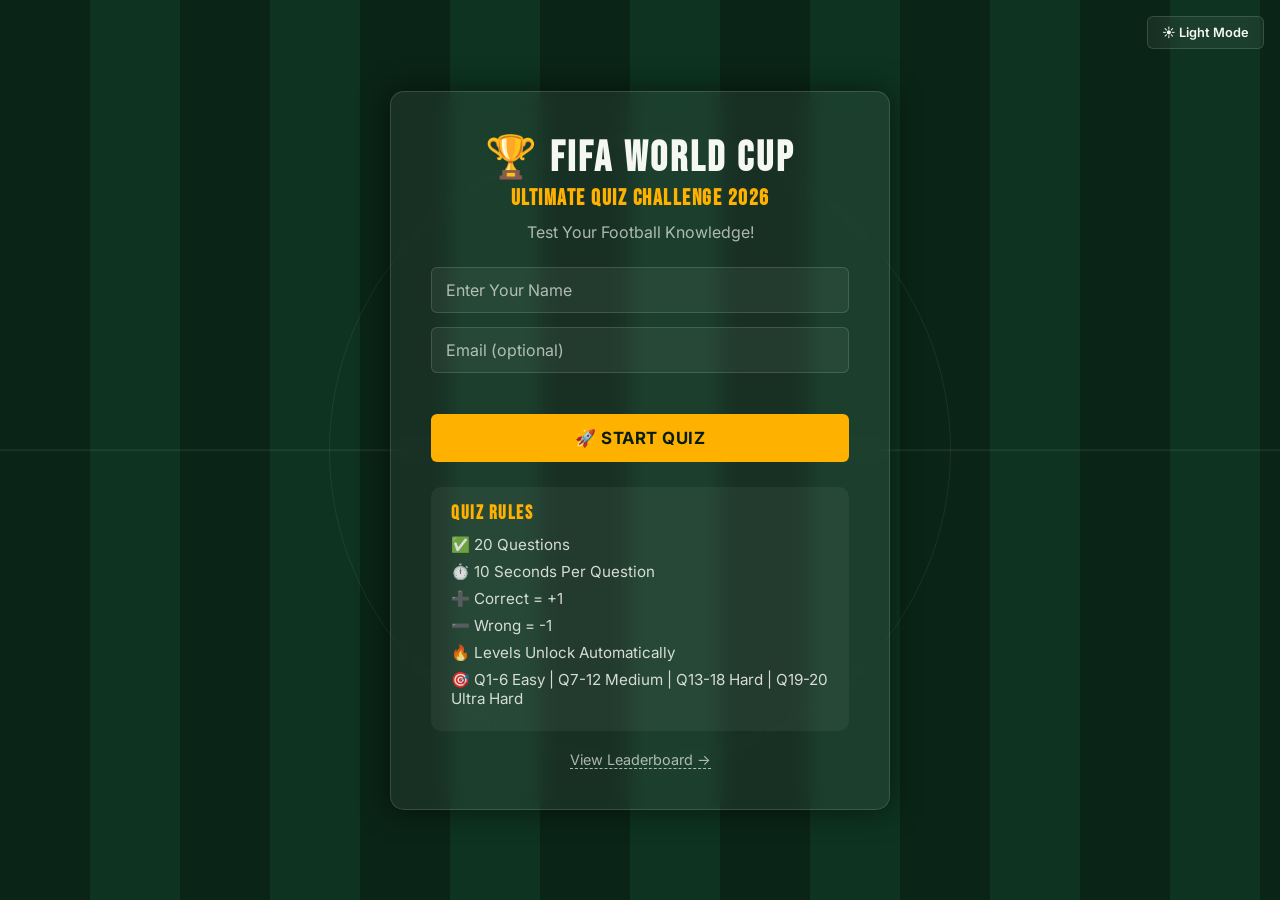
<file: index.html>
<!doctype html>
<html lang="en">
  <head>
    <meta charset="UTF-8" />
    <meta name="viewport" content="width=device-width, initial-scale=1.0" />
    <title>FIFA World Cup Ultimate Quiz</title>
    <link rel="preconnect" href="https://fonts.googleapis.com" />
    <link rel="preconnect" href="https://fonts.gstatic.com" crossorigin />
    <link
      href="https://fonts.googleapis.com/css2?family=Bebas+Neue&family=Inter:wght@400;500;600;700&family=Space+Mono:wght@400;700&display=swap"
      rel="stylesheet"
    />

    <link rel="stylesheet" href="css/theme.css" />
    <link rel="stylesheet" href="css/style.css" />
  </head>
  <body>
    <button id="themeToggle" class="theme-toggle">🌙 Dark Mode</button>

    <div class="overlay">
      <div class="quiz-card">
        <h1>🏆 FIFA WORLD CUP</h1>
        <h2>Ultimate Quiz Challenge 2026</h2>

        <p class="subtitle">Test Your Football Knowledge!</p>

        <input type="text" id="playerName" placeholder="Enter Your Name" />
        <input type="email" id="playerEmail" placeholder="Email (optional)" />
        <p id="errorMsg"></p>

        <button id="startBtn">🚀 Start Quiz</button>

        <div class="rules">
          <h3>Quiz Rules</h3>

          <ul>
            <li>✅ 20 Questions</li>
            <li>⏱️ 10 Seconds Per Question</li>
            <li>➕ Correct = +1</li>
            <li>➖ Wrong = -1</li>
            <li>🔥 Levels Unlock Automatically</li>
            <li>
              🎯 Q1-6 Easy | Q7-12 Medium | Q13-18 Hard | Q19-20 Ultra Hard
            </li>
          </ul>
        </div>

        <a class="leaderboard-link" href="leaderboard.html"
          >View Leaderboard →</a
        >
      </div>
    </div>

    <script src="js/theme.js"></script>
    <script src="js/script.js"></script>
  </body>
</html>
</file>
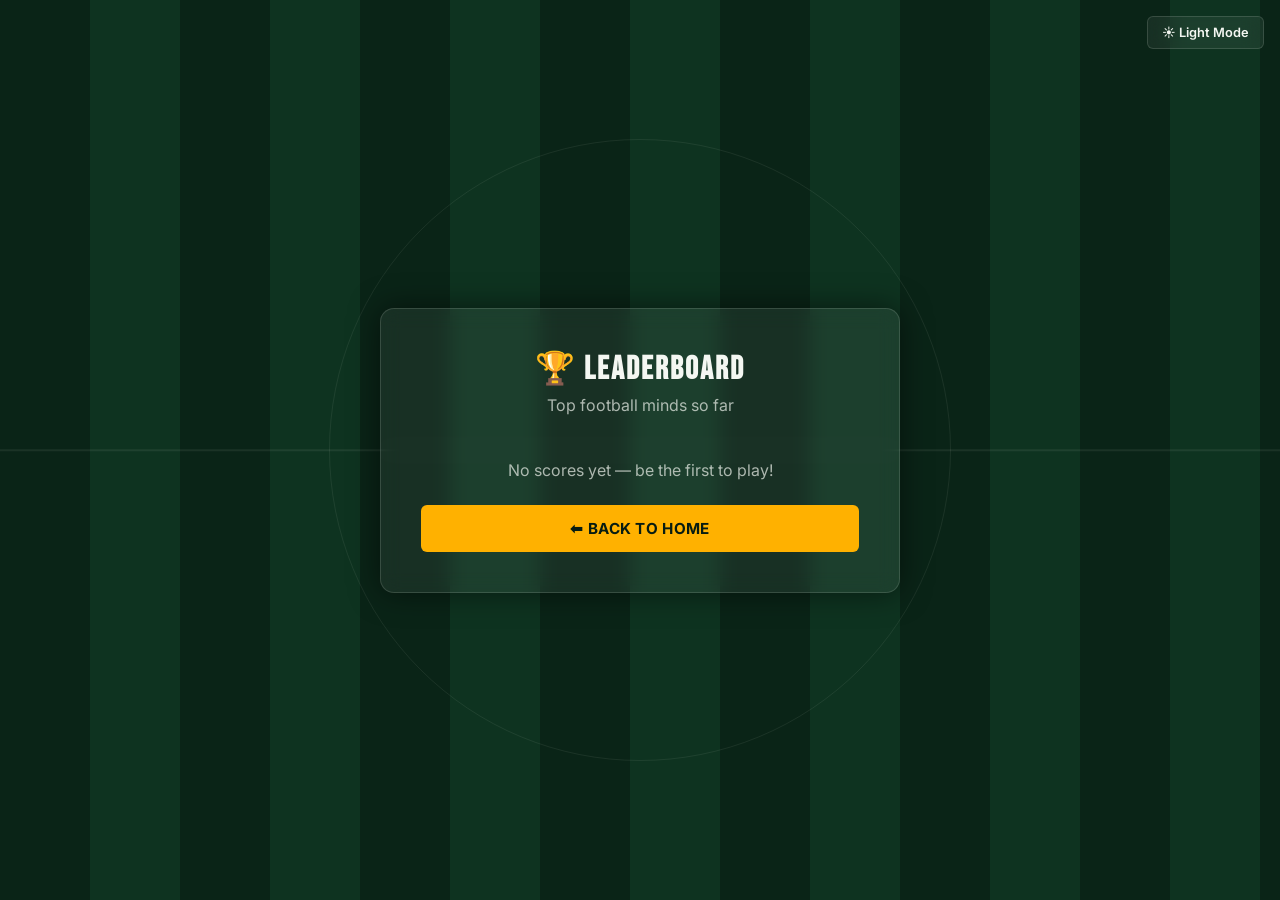
<file: leaderboard.html>
<!doctype html>
<html lang="en">
  <head>
    <meta charset="UTF-8" />
    <meta name="viewport" content="width=device-width, initial-scale=1.0" />
    <title>Leaderboard | FIFA World Cup Ultimate Quiz</title>
    <link rel="preconnect" href="https://fonts.googleapis.com" />
    <link rel="preconnect" href="https://fonts.gstatic.com" crossorigin />
    <link
      href="https://fonts.googleapis.com/css2?family=Bebas+Neue&family=Inter:wght@400;500;600;700&family=Space+Mono:wght@400;700&display=swap"
      rel="stylesheet"
    />

    <link rel="stylesheet" href="css/theme.css" />
    <link rel="stylesheet" href="css/leaderboard.css" />
  </head>
  <body>
    <button id="themeToggle" class="theme-toggle">🌙 Dark Mode</button>

    <div class="overlay">
      <div class="quiz-card">
        <h1>🏆 Leaderboard</h1>
        <p class="subtitle">Top football minds so far</p>

        <ol id="leaderboardList" class="leaderboard-list"></ol>

        <p id="emptyMsg" class="empty-msg" style="display: none">
          No scores yet — be the first to play!
        </p>

        <div class="btn-row">
          <button id="backBtn">⬅ Back to Home</button>
        </div>
      </div>
    </div>

    <script src="js/theme.js"></script>
    <script src="js/leaderboard.js"></script>
  </body>
</html>
</file>
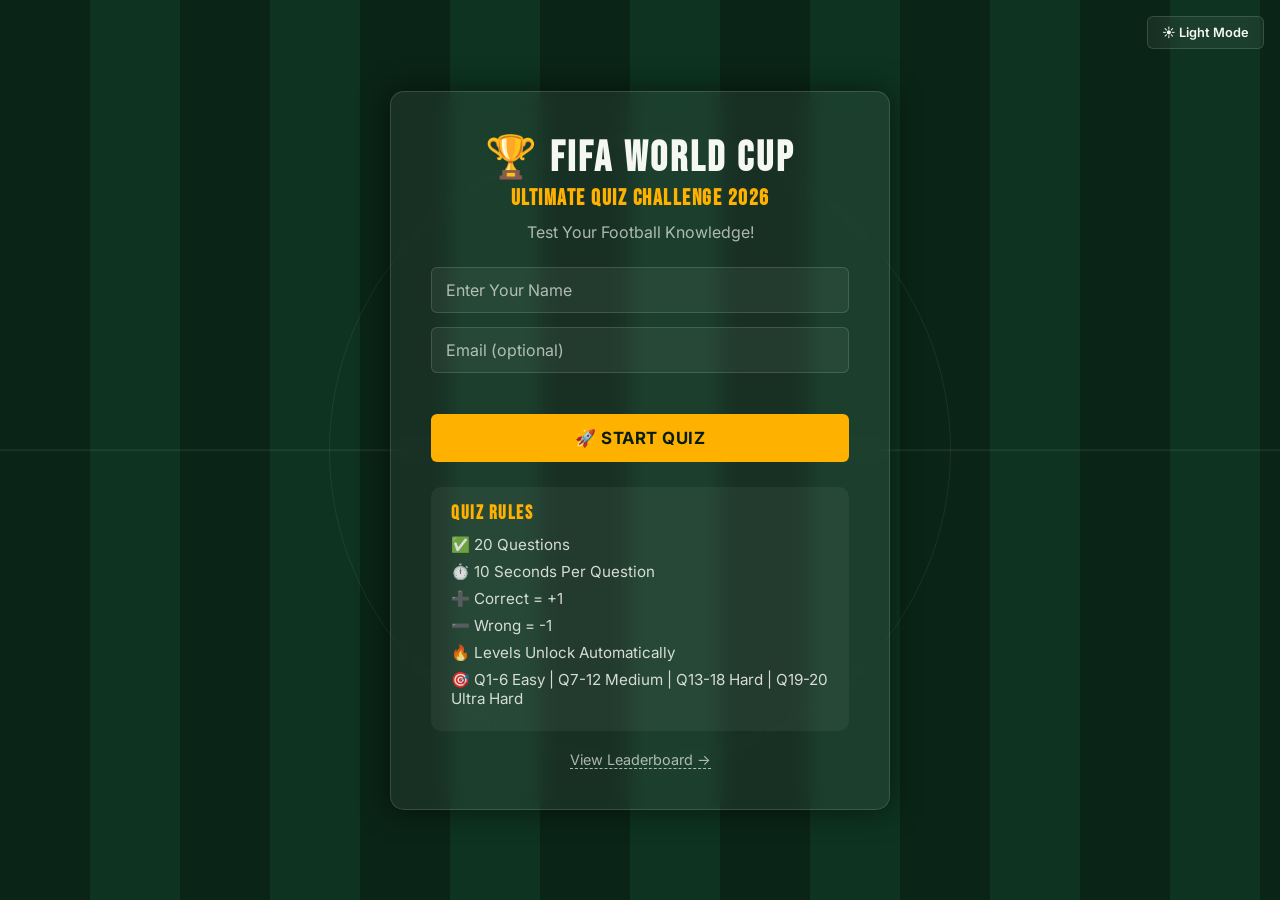
<file: quiz.html>
<!doctype html>
<html lang="en">
  <head>
    <meta charset="UTF-8" />
    <meta name="viewport" content="width=device-width, initial-scale=1.0" />
    <title>Quiz | FIFA World Cup Ultimate Quiz</title>

    <link rel="preconnect" href="https://fonts.googleapis.com" />
    <link rel="preconnect" href="https://fonts.gstatic.com" crossorigin />
    <link
      href="https://fonts.googleapis.com/css2?family=Bebas+Neue&family=Inter:wght@400;500;600;700&family=Space+Mono:wght@400;700&display=swap"
      rel="stylesheet"
    />

    <link rel="stylesheet" href="css/theme.css" />
    <link rel="stylesheet" href="css/quiz.css" />
  </head>
  <body>
    <button id="themeToggle" class="theme-toggle">🌙 Dark Mode</button>

    <div class="overlay">
      <div class="quiz-card">
        <div class="top-bar">
          <span id="levelBadge" class="badge">EASY</span>
          <span id="questionCount">Question 1 / 20</span>
          <div class="right-controls">
            <span id="scoreDisplay" class="scoreboard-chip">Score: 0</span>
            <button id="muteBtn" class="mute-btn" title="Mute/unmute sounds">
              🔊
            </button>
          </div>
        </div>

        <div id="progressDots" class="progress-dots"></div>

        <div class="timer-wrap">
          <div id="timerBar" class="timer-bar"></div>
        </div>
        <p id="timerText" class="scoreboard-chip timer-chip">10s</p>

        <div id="questionArea" class="question-area">
          <h2 id="questionText">Loading question...</h2>
          <div id="optionsList" class="options-list"></div>
        </div>

        <p id="feedback" class="feedback"></p>
        <p class="hint">Tip: press 1, 2, 3, or 4 to answer quickly</p>
      </div>
    </div>

    <script src="js/theme.js"></script>
    <script src="js/questions.js"></script>
    <script src="js/quiz.js"></script>
  </body>
</html>
</file>
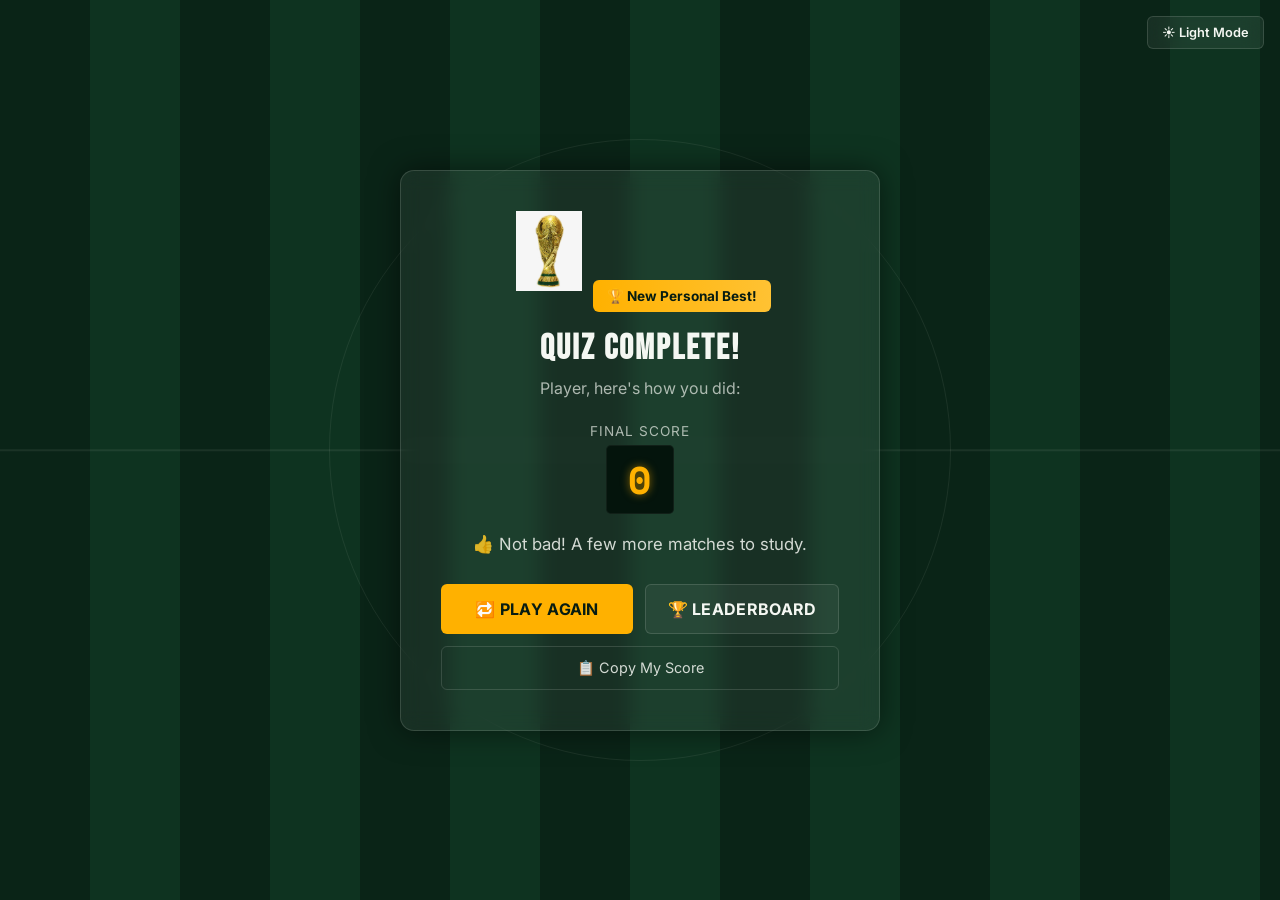
<file: result.html>
<!doctype html>
<html lang="en">
  <head>
    <meta charset="UTF-8" />
    <meta name="viewport" content="width=device-width, initial-scale=1.0" />
    <title>Result | FIFA World Cup Ultimate Quiz</title>

    <link rel="preconnect" href="https://fonts.googleapis.com" />
    <link rel="preconnect" href="https://fonts.gstatic.com" crossorigin />
    <link
      href="https://fonts.googleapis.com/css2?family=Bebas+Neue&family=Inter:wght@400;500;600;700&family=Space+Mono:wght@400;700&display=swap"
      rel="stylesheet"
    />

    <link rel="stylesheet" href="css/theme.css" />
    <link rel="stylesheet" href="css/result.css" />
  </head>
  <body>
    <button id="themeToggle" class="theme-toggle">🌙 Dark Mode</button>

    <div class="overlay">
      <div class="quiz-card">
        <img
          src="images/trophy.png"
          alt="Trophy"
          class="trophy"
          onerror="this.style.display = 'none'"
        />

        <p id="bestBanner" class="best-banner" style="display: none"></p>

        <h1 id="resultTitle">Quiz Complete!</h1>
        <p id="playerLine" class="player-line"></p>

        <div class="score-box">
          <span class="score-label">Final Score</span>
          <span id="finalScore" class="score-value scoreboard-chip">0</span>
        </div>

        <p id="performanceMsg" class="performance-msg"></p>

        <div class="btn-row">
          <button id="playAgainBtn">🔁 Play Again</button>
          <button id="leaderboardBtn">🏆 Leaderboard</button>
        </div>
        <button id="shareBtn" class="share-btn">📋 Copy My Score</button>
      </div>
    </div>

    <script src="js/theme.js"></script>
    <script src="js/result.js"></script>
  </body>
</html>
</file>
<file: css/theme.css>
:root {
  --pitch-dark: #071c12;
  --pitch-mid: #0e3320;
  --stripe-a: #0a2417;
  --stripe-b: #0e3320;
  --card-bg: rgba(244, 247, 242, 0.06);
  --card-border: rgba(244, 247, 242, 0.14);
  --text-color: #f4f7f2;
  --text-muted: rgba(244, 247, 242, 0.68);
  --text-muted-strong: rgba(244, 247, 242, 0.85);
  --accent: #ffb100;
  --accent-hover: #ffc233;
  --accent-text: #071c12;
  --input-bg: rgba(244, 247, 242, 0.05);
  --option-bg: rgba(244, 247, 242, 0.05);
  --option-border: rgba(244, 247, 242, 0.14);
  --option-hover-bg: rgba(244, 247, 242, 0.13);
  --panel-bg: rgba(244, 247, 242, 0.05);
  --shadow-color: rgba(0, 0, 0, 0.5);
  --dot-empty: rgba(244, 247, 242, 0.15);
  --pitch-line: rgba(244, 247, 242, 0.07);
  --scoreboard-bg: #04140c;
  --scoreboard-text: #ffb100;
  --scoreboard-glow: rgba(255, 177, 0, 0.55);
}

[data-theme="light"] {
  --pitch-dark: #eef3ec;
  --pitch-mid: #e2ebe0;
  --stripe-a: #eef3ec;
  --stripe-b: #e5ede3;
  --card-bg: rgba(255, 255, 255, 0.85);
  --card-border: rgba(7, 28, 18, 0.1);
  --text-color: #0d2416;
  --text-muted: rgba(13, 36, 22, 0.65);
  --text-muted-strong: rgba(13, 36, 22, 0.8);
  --accent: #c77d00;
  --accent-hover: #dd8e10;
  --accent-text: #ffffff;
  --input-bg: rgba(13, 36, 22, 0.04);
  --option-bg: rgba(13, 36, 22, 0.04);
  --option-border: rgba(13, 36, 22, 0.12);
  --option-hover-bg: rgba(13, 36, 22, 0.08);
  --panel-bg: rgba(13, 36, 22, 0.04);
  --shadow-color: rgba(13, 36, 22, 0.15);
  --dot-empty: rgba(13, 36, 22, 0.12);
  --pitch-line: rgba(13, 36, 22, 0.06);
  --scoreboard-bg: #0d2416;
  --scoreboard-text: #ffd166;
  --scoreboard-glow: rgba(255, 209, 102, 0.4);
}

body {
  transition:
    background-color 0.3s ease,
    color 0.3s ease;
}

/* Pitch background: mown-grass stripes + a faint center circle & halfway line */
.overlay {
  position: relative;
  background-color: var(--pitch-dark);
  background-image: repeating-linear-gradient(
    90deg,
    var(--stripe-a) 0px,
    var(--stripe-a) 90px,
    var(--stripe-b) 90px,
    var(--stripe-b) 180px
  );
  overflow: hidden;
}

.overlay::before {
  content: "";
  position: absolute;
  top: 50%;
  left: 50%;
  width: 620px;
  height: 620px;
  max-width: 90vw;
  max-height: 90vw;
  border: 1.5px solid var(--pitch-line);
  border-radius: 50%;
  transform: translate(-50%, -50%);
  pointer-events: none;
  z-index: 0;
}

.overlay::after {
  content: "";
  position: absolute;
  top: 50%;
  left: 0;
  width: 100%;
  height: 1.5px;
  background: var(--pitch-line);
  transform: translateY(-50%);
  pointer-events: none;
  z-index: 0;
}

.overlay > * {
  position: relative;
  z-index: 1;
}

/* Scoreboard-style digital chip, used for score/timer/final score */
.scoreboard-chip {
  font-family: "Space Mono", monospace;
  background: var(--scoreboard-bg);
  color: var(--scoreboard-text);
  padding: 5px 12px;
  border-radius: 5px;
  font-weight: 700;
  letter-spacing: 1px;
  text-shadow: 0 0 8px var(--scoreboard-glow);
  box-shadow: inset 0 0 0 1px rgba(255, 255, 255, 0.05);
  display: inline-block;
}

.theme-toggle {
  position: fixed;
  top: 16px;
  right: 16px;
  z-index: 999;
  padding: 8px 14px;
  border-radius: 6px;
  border: 1px solid var(--card-border);
  background: var(--card-bg);
  color: var(--text-color);
  font-family: "Inter", sans-serif;
  font-size: 0.8rem;
  font-weight: 600;
  cursor: pointer;
  backdrop-filter: blur(10px);
  transition:
    transform 0.15s ease,
    background 0.2s ease;
}

.theme-toggle:hover {
  transform: translateY(-2px);
}

.corner-logo {
  position: fixed;
  top: 16px;
  left: 16px;
  width: 42px;
  height: 42px;
  object-fit: contain;
  z-index: 999;
  border-radius: 8px;
}

.site-footer {
  position: relative;
  z-index: 1;
  margin-top: 20px;
  text-align: center;
  font-size: 0.75rem;
  font-family: "Inter", sans-serif;
  color: var(--text-muted);
}
</file>
<file: css/style.css>
* {
  margin: 0;
  padding: 0;
  box-sizing: border-box;
}

body {
  font-family: "Inter", sans-serif;
  min-height: 100vh;
  display: flex;
  justify-content: center;
  align-items: center;
  color: var(--text-color);
}

.overlay {
  width: 100%;
  min-height: 100vh;
  display: flex;
  justify-content: center;
  align-items: center;
  padding: 20px;
}

.quiz-card {
  width: 500px;
  max-width: 100%;
  background: var(--card-bg);
  border: 1px solid var(--card-border);
  border-radius: 14px;
  padding: 40px;
  backdrop-filter: blur(10px);
  box-shadow: 0 0 30px var(--shadow-color);
  text-align: center;
}

.quiz-card h1 {
  font-family: "Bebas Neue", sans-serif;
  font-size: 2.6rem;
  letter-spacing: 3px;
}

.quiz-card h2 {
  margin-top: 2px;
  font-family: "Bebas Neue", sans-serif;
  font-size: 1.4rem;
  letter-spacing: 1.5px;
  color: var(--accent);
}

.subtitle {
  margin-top: 10px;
  margin-bottom: 25px;
  color: var(--text-muted);
}

#playerName,
#playerEmail {
  width: 100%;
  padding: 12px 14px;
  border-radius: 6px;
  border: 1px solid var(--card-border);
  background: var(--input-bg);
  color: var(--text-color);
  font-family: "Inter", sans-serif;
  font-size: 1rem;
  margin-bottom: 14px;
  outline: none;
}

#playerName::placeholder,
#playerEmail::placeholder {
  color: var(--text-muted);
}

#playerName:focus,
#playerEmail:focus {
  border-color: var(--accent);
}

#startBtn {
  width: 100%;
  padding: 14px;
  border: none;
  border-radius: 6px;
  background: var(--accent);
  color: var(--accent-text);
  font-family: "Inter", sans-serif;
  font-size: 1.05rem;
  font-weight: 700;
  letter-spacing: 0.5px;
  text-transform: uppercase;
  cursor: pointer;
  transition:
    transform 0.15s ease,
    background 0.2s ease;
}

#startBtn:hover {
  background: var(--accent-hover);
  transform: translateY(-2px);
}

#errorMsg {
  color: #ff6b6b;
  margin-top: -6px;
  margin-bottom: 15px;
  min-height: 18px;
  font-size: 0.9rem;
}

.rules {
  margin-top: 25px;
  text-align: left;
  background: var(--panel-bg);
  border-radius: 10px;
  padding: 15px 20px;
}

.rules h3 {
  margin-bottom: 10px;
  font-family: "Bebas Neue", sans-serif;
  letter-spacing: 1.5px;
  color: var(--accent);
}

.rules ul {
  list-style: none;
}

.rules li {
  margin-bottom: 8px;
  font-size: 0.95rem;
  color: var(--text-muted-strong);
}

.leaderboard-link {
  display: inline-block;
  margin-top: 20px;
  color: var(--text-muted);
  text-decoration: none;
  font-size: 0.9rem;
  border-bottom: 1px dashed var(--text-muted);
}

.leaderboard-link:hover {
  color: var(--accent);
}
</file>
<file: css/leaderboard.css>
* {
  margin: 0;
  padding: 0;
  box-sizing: border-box;
}

body {
  font-family: "Inter", sans-serif;
  min-height: 100vh;
  color: var(--text-color);
  display: flex;
  justify-content: center;
  align-items: center;
}

.overlay {
  width: 100%;
  min-height: 100vh;
  display: flex;
  justify-content: center;
  align-items: center;
  padding: 20px;
}

.quiz-card {
  width: 520px;
  max-width: 100%;
  text-align: center;
  background: var(--card-bg);
  border: 1px solid var(--card-border);
  border-radius: 14px;
  padding: 40px;
  backdrop-filter: blur(10px);
  box-shadow: 0 0 30px var(--shadow-color);
}

.quiz-card h1 {
  font-family: "Bebas Neue", sans-serif;
  font-size: 2rem;
  letter-spacing: 2px;
}

.subtitle {
  color: var(--text-muted);
  margin-top: 6px;
  margin-bottom: 25px;
}

.leaderboard-list {
  list-style: none;
  text-align: left;
  margin-bottom: 20px;
  max-height: 320px;
  overflow-y: auto;
}

.leaderboard-list li {
  display: flex;
  align-items: center;
  gap: 12px;
  padding: 12px 14px;
  border-radius: 6px;
  background: var(--panel-bg);
  margin-bottom: 8px;
}

.leaderboard-list li:nth-child(1) .rank {
  color: var(--accent);
}
.leaderboard-list li:nth-child(2) .rank {
  color: #cfd8dc;
}
.leaderboard-list li:nth-child(3) .rank {
  color: #e0a95d;
}

.rank {
  font-family: "Space Mono", monospace;
  font-weight: bold;
  width: 28px;
}

.player-name {
  flex: 1;
  font-weight: bold;
}

.player-score {
  font-family: "Space Mono", monospace;
  font-weight: bold;
  color: var(--accent);
}

.empty-msg {
  color: var(--text-muted);
  margin-bottom: 25px;
}

.btn-row {
  display: flex;
  gap: 12px;
}

.btn-row button {
  flex: 1;
  padding: 14px;
  border: none;
  border-radius: 6px;
  font-family: "Inter", sans-serif;
  font-size: 0.95rem;
  font-weight: 700;
  text-transform: uppercase;
  letter-spacing: 0.3px;
  cursor: pointer;
  transition:
    transform 0.15s ease,
    background 0.2s ease;
}

#backBtn {
  background: var(--accent);
  color: var(--accent-text);
}

#backBtn:hover {
  background: var(--accent-hover);
  transform: translateY(-2px);
}

#clearBtn {
  background: rgba(231, 76, 60, 0.2);
  color: #ff8a80;
  border: 1px solid rgba(231, 76, 60, 0.4);
}

#clearBtn:hover {
  background: rgba(231, 76, 60, 0.35);
  transform: translateY(-2px);
}
</file>
<file: css/quiz.css>
* {
  margin: 0;
  padding: 0;
  box-sizing: border-box;
}

body {
  font-family: "Inter", sans-serif;
  min-height: 100vh;
  color: var(--text-color);
  display: flex;
  justify-content: center;
  align-items: center;
}

.overlay {
  width: 100%;
  min-height: 100vh;
  display: flex;
  justify-content: center;
  align-items: center;
  padding: 20px;
}

.quiz-card {
  width: 560px;
  max-width: 100%;
  background: var(--card-bg);
  border: 1px solid var(--card-border);
  border-radius: 14px;
  padding: 35px;
  backdrop-filter: blur(10px);
  box-shadow: 0 0 30px var(--shadow-color);
}

.top-bar {
  display: flex;
  justify-content: space-between;
  align-items: center;
  font-size: 0.9rem;
  color: var(--text-muted-strong);
  margin-bottom: 12px;
  flex-wrap: wrap;
  gap: 8px;
}

.right-controls {
  display: flex;
  align-items: center;
  gap: 10px;
}

.mute-btn {
  border: 1px solid var(--card-border);
  background: var(--panel-bg);
  color: var(--text-color);
  border-radius: 50%;
  width: 30px;
  height: 30px;
  cursor: pointer;
  font-size: 0.9rem;
}

.badge {
  padding: 4px 12px;
  border-radius: 5px;
  font-family: "Bebas Neue", sans-serif;
  font-size: 0.85rem;
  letter-spacing: 1.5px;
  background: #2ecc71;
  color: #071c12;
}

.badge.medium {
  background: #f1c40f;
}
.badge.hard {
  background: #e67e22;
}
.badge.ultra {
  background: #e74c3c;
  color: white;
}

#scoreDisplay.pop {
  animation: scorePop 0.35s ease;
}

@keyframes scorePop {
  0% {
    transform: scale(1);
  }
  40% {
    transform: scale(1.15);
  }
  100% {
    transform: scale(1);
  }
}

.progress-dots {
  display: flex;
  flex-wrap: wrap;
  gap: 5px;
  margin-bottom: 14px;
}

.dot {
  width: 12px;
  height: 12px;
  border-radius: 50%;
  background: var(--dot-empty);
  transition:
    background 0.25s ease,
    transform 0.2s ease;
}

.dot.current {
  transform: scale(1.3);
  box-shadow: 0 0 0 2px var(--accent);
}

.dot.correct {
  background: #2ecc71;
}
.dot.wrong {
  background: #e74c3c;
}

.timer-wrap {
  width: 100%;
  height: 8px;
  background: var(--dot-empty);
  border-radius: 10px;
  overflow: hidden;
  margin-bottom: 8px;
}

.timer-bar {
  height: 100%;
  width: 100%;
  background: var(--accent);
  transition:
    width 1s linear,
    background 0.3s ease;
}

.timer-bar.warning {
  background: #e74c3c;
}

.timer-chip {
  float: right;
  margin-bottom: 20px;
  font-size: 0.85rem;
}

.question-area {
  clear: both;
  animation: fadeInQuestion 0.4s ease;
}

@keyframes fadeInQuestion {
  from {
    opacity: 0;
    transform: translateY(8px);
  }
  to {
    opacity: 1;
    transform: translateY(0);
  }
}

#questionText {
  font-size: 1.3rem;
  margin-bottom: 25px;
  line-height: 1.4;
}

.options-list {
  display: flex;
  flex-direction: column;
  gap: 12px;
}

.option-btn {
  width: 100%;
  text-align: left;
  padding: 14px 18px;
  border-radius: 6px;
  border: 1px solid var(--option-border);
  background: var(--option-bg);
  color: var(--text-color);
  font-family: "Inter", sans-serif;
  font-size: 1rem;
  cursor: pointer;
  transition:
    background 0.15s ease,
    transform 0.1s ease,
    border-color 0.15s ease;
}

.option-btn:hover:not(:disabled) {
  background: var(--option-hover-bg);
  border-color: var(--accent);
  transform: translateY(-1px);
}

.option-btn:disabled {
  cursor: default;
}

.option-btn.correct {
  background: #2ecc71;
  border-color: #2ecc71;
  color: #071c12;
  font-weight: bold;
}

.option-btn.wrong {
  background: #e74c3c;
  border-color: #e74c3c;
  color: white;
  font-weight: bold;
}

.feedback {
  margin-top: 18px;
  min-height: 20px;
  text-align: center;
  font-weight: bold;
}

.hint {
  margin-top: 10px;
  text-align: center;
  font-size: 0.75rem;
  color: var(--text-muted);
}
</file>
<file: css/result.css>
* {
  margin: 0;
  padding: 0;
  box-sizing: border-box;
}

body {
  font-family: "Inter", sans-serif;
  min-height: 100vh;
  color: var(--text-color);
  display: flex;
  justify-content: center;
  align-items: center;
  overflow-x: hidden;
}

.overlay {
  width: 100%;
  min-height: 100vh;
  display: flex;
  justify-content: center;
  align-items: center;
  padding: 20px;
}

.quiz-card {
  width: 480px;
  max-width: 100%;
  text-align: center;
  background: var(--card-bg);
  border: 1px solid var(--card-border);
  border-radius: 14px;
  padding: 40px;
  backdrop-filter: blur(10px);
  box-shadow: 0 0 30px var(--shadow-color);
}

.trophy {
  width: 80px;
  height: 80px;
  object-fit: contain;
  margin-bottom: 10px;
}

.best-banner {
  background: linear-gradient(90deg, var(--accent), var(--accent-hover));
  color: var(--accent-text);
  font-weight: bold;
  padding: 8px 14px;
  border-radius: 6px;
  display: inline-block;
  margin-bottom: 15px;
  font-size: 0.85rem;
}

#resultTitle {
  font-family: "Bebas Neue", sans-serif;
  font-size: 2.2rem;
  letter-spacing: 2px;
  margin-bottom: 8px;
}

.player-line {
  color: var(--text-muted);
  margin-bottom: 25px;
}

.score-box {
  display: flex;
  flex-direction: column;
  align-items: center;
  gap: 6px;
  margin-bottom: 20px;
}

.score-label {
  font-size: 0.85rem;
  letter-spacing: 1px;
  color: var(--text-muted);
  text-transform: uppercase;
}

.score-value {
  font-size: 2.4rem;
  padding: 6px 22px;
}

.performance-msg {
  margin-bottom: 30px;
  font-size: 1.05rem;
  color: var(--text-muted-strong);
}

.btn-row {
  display: flex;
  gap: 12px;
  margin-bottom: 12px;
}

.btn-row button {
  flex: 1;
  padding: 14px;
  border: none;
  border-radius: 6px;
  font-family: "Inter", sans-serif;
  font-size: 1rem;
  font-weight: 700;
  text-transform: uppercase;
  letter-spacing: 0.3px;
  cursor: pointer;
  transition:
    transform 0.15s ease,
    background 0.2s ease;
}

#playAgainBtn {
  background: var(--accent);
  color: var(--accent-text);
}

#playAgainBtn:hover {
  background: var(--accent-hover);
  transform: translateY(-2px);
}

#leaderboardBtn {
  background: var(--panel-bg);
  color: var(--text-color);
  border: 1px solid var(--card-border);
}

#leaderboardBtn:hover {
  background: var(--option-hover-bg);
  transform: translateY(-2px);
}

.share-btn {
  width: 100%;
  padding: 12px;
  border-radius: 6px;
  border: 1px solid var(--card-border);
  background: transparent;
  font-family: "Inter", sans-serif;
  color: var(--text-muted-strong);
  font-size: 0.9rem;
  cursor: pointer;
  transition: background 0.2s ease;
}

.share-btn:hover {
  background: var(--option-hover-bg);
}

.confetti-piece {
  position: fixed;
  top: -10px;
  width: 8px;
  height: 14px;
  opacity: 0.9;
  z-index: 1;
  animation-name: confettiFall;
  animation-timing-function: ease-in;
  animation-fill-mode: forwards;
  pointer-events: none;
}

@keyframes confettiFall {
  0% {
    transform: translateY(0) rotate(0deg);
    opacity: 1;
  }
  100% {
    transform: translateY(105vh) rotate(360deg);
    opacity: 0.3;
  }
}
</file>
